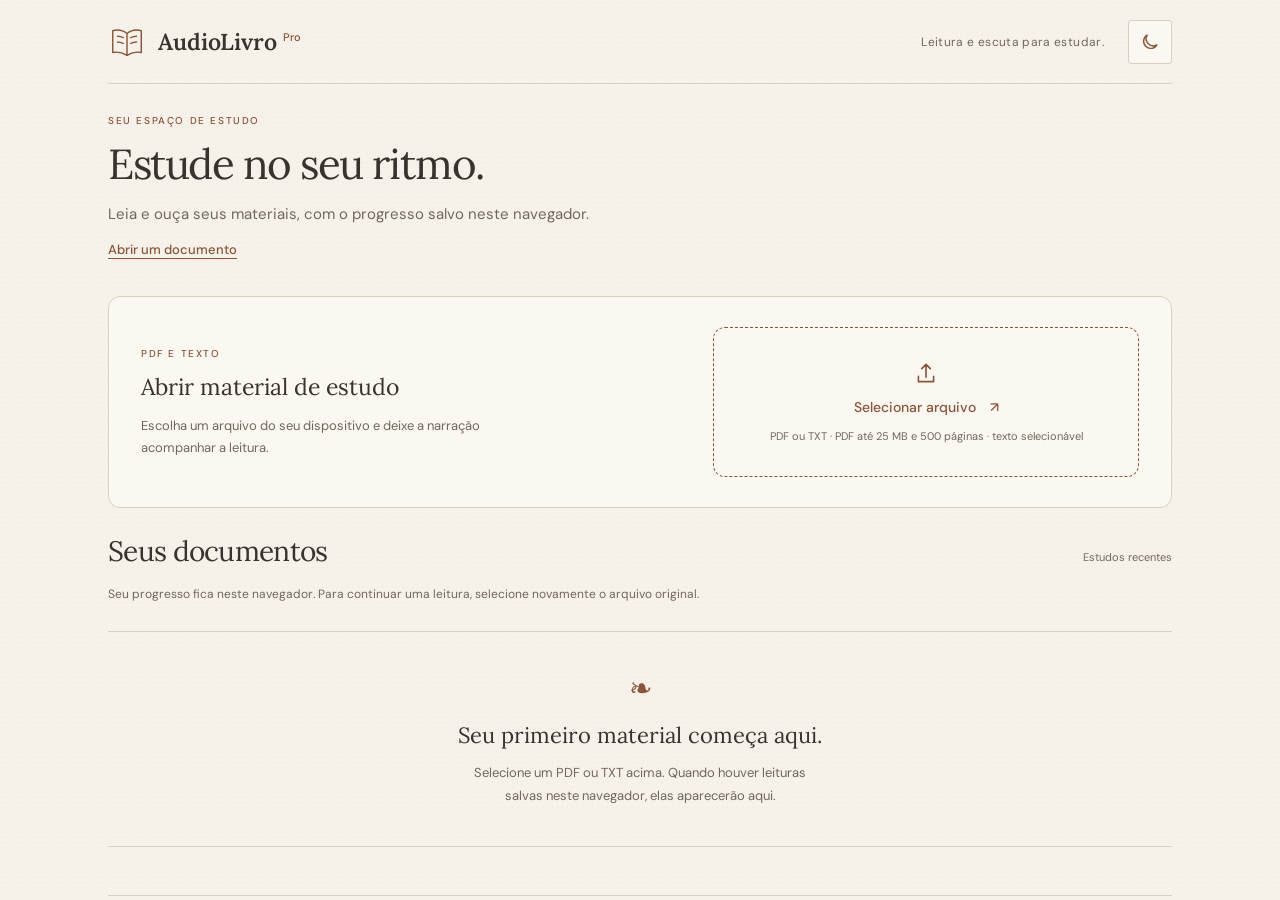
<file: index.html>
<!DOCTYPE html>
<html lang="pt-BR">

<head>
    <meta charset="UTF-8">
    <meta name="viewport" content="width=device-width, initial-scale=1.0">
    <meta name="theme-color" content="#0c0c0f">
    <title>AudioLivro Pro</title>
    <link rel="preconnect" href="https://fonts.googleapis.com">
    <link rel="preconnect" href="https://fonts.gstatic.com" crossorigin>
    <link
        href="https://fonts.googleapis.com/css2?family=Lora:ital,wght@0,400;0,600;1,400&family=DM+Sans:wght@300;400;500&display=swap"
        rel="stylesheet">
    <link rel="stylesheet" href="style.css">
</head>

<body>


    <div id="loading-overlay" class="loading-overlay" hidden role="status" aria-live="polite" aria-busy="true" tabindex="-1" aria-labelledby="loading-title" aria-describedby="loading-message">
        <div class="loading-card">
            <div class="loading-spinner" aria-hidden="true"></div>
            <h2 id="loading-title">Preparando seu audiolivro</h2>
            <p id="loading-message">Estamos processando seu arquivo. Isso pode levar alguns instantes.</p>
            <div class="loading-progress" id="loading-progress" aria-hidden="true"><span></span></div>
            <div id="loading-percent" class="loading-percent">0%</div>
            <small>Não feche esta página.</small>
            <button type="button" id="cancel-import">Cancelar importação</button>
        </div>
    </div>

    <main id="screen-import" class="screen" aria-labelledby="library-title">
        <div class="import-wrap">
            <header class="library-header">
                <a class="library-brand" href="./index.html" aria-label="AudioLivro Pro — início">
                    <svg viewBox="0 0 40 40" fill="none" aria-hidden="true"><path d="M20 11C15 7 9 7 5 8v23c5-1 10 0 15 3 5-3 10-4 15-3V8c-4-1-10-1-15 3Zm0 0v23M10 14c2 0 4 .5 6 1.5M10 20c2 0 4 .5 6 1.5M24 15.5c2-1 4-1.5 6-1.5M24 21.5c2-1 4-1.5 6-1.5" stroke="currentColor" stroke-width="1.5" stroke-linecap="round" stroke-linejoin="round"/></svg>
                    <span>AudioLivro <small>Pro</small></span>
                </a>
                <span class="library-header-note">Leitura e escuta para estudar.</span>
                <button id="theme-toggle" class="theme-toggle" type="button" onclick="toggleTheme()" aria-label="Ativar modo escuro" title="Ativar modo escuro"></button>
            </header>

            <section class="library-intro">
                <p class="eyebrow">Seu espaço de estudo</p>
                <h1 id="library-title">Estude no seu ritmo.</h1>
                <p class="library-description">Leia e ouça seus materiais, com o progresso salvo neste navegador.</p>
                <a class="import-shortcut" href="#import-title">Abrir um documento</a>
            </section>

            <section class="library-import" aria-labelledby="import-title">
                <div class="import-copy">
                    <p class="eyebrow">PDF e texto</p>
                    <h2 id="import-title" tabindex="-1">Abrir material de estudo</h2>
                    <p>Escolha um arquivo do seu dispositivo e deixe a narração acompanhar a leitura.</p>
                </div>
                <button type="button" id="drop-zone" class="drop-zone" onclick="document.getElementById('file-input').click()" aria-describedby="import-formats">
                    <svg viewBox="0 0 24 24" fill="none" aria-hidden="true"><path d="M12 16V4m-4 4 4-4 4 4M5 15v5h14v-5" stroke="currentColor" stroke-width="1.5" stroke-linecap="round" stroke-linejoin="round"/></svg>
                    <span class="import-action">Selecionar arquivo <span aria-hidden="true">↗</span></span>
                    <span id="import-formats">PDF ou TXT · PDF até 25 MB e 500 páginas · texto selecionável</span>
                </button>
                <input type="file" id="file-input" accept=".pdf,.txt" hidden>
            </section>

            <section id="saved-section" aria-labelledby="recents-title">
                <div class="shelf-heading">
                    <h2 id="recents-title">Seus documentos</h2>
                    <span>Estudos recentes</span>
                </div>
                <p class="shelf-note">Seu progresso fica neste navegador. Para continuar uma leitura, selecione novamente o arquivo original.</p>
                <div id="book-list"></div>
            </section>
            <footer class="library-footer">Seu progresso fica neste navegador. Para continuar, selecione novamente o original.</footer>
        </div>
    </main>

    <main id="screen-reader" class="screen" aria-label="Leitura e narração" hidden>
        <header class="reader-header">
            <div class="reader-header-main">
                <button type="button" class="reader-back-btn" onclick="location.reload()" aria-label="Sair da leitura e voltar à biblioteca"><span aria-hidden="true">←</span> <span class="back-text">Biblioteca</span></button>
                <div class="reader-title-wrap">
                    <h1 id="r-title">—</h1>
                    <div class="reader-meta-badges">
                        <span id="source-page" class="source-page" aria-label="Página de origem"></span>
                        <span id="pos-txt" class="pos-txt" aria-label="Progresso da leitura">0 / 0</span>
                    </div>
                </div>
                <button type="button" id="btn-pocket-mode" class="pocket-mode-btn" onclick="enterPocketMode()" aria-label="Ativar Modo Bolso para ouvir com economia de tela" title="Modo Bolso (OLED)"><svg viewBox="0 0 24 24" fill="none" aria-hidden="true"><path d="M7 3h10a2 2 0 0 1 2 2v14a2 2 0 0 1-2 2H7a2 2 0 0 1-2-2V5a2 2 0 0 1 2-2Z" stroke="currentColor" stroke-width="1.6"/><path d="M5 10c0 3.8 3.2 6.8 7 6.8s7-3 7-6.8" stroke="currentColor" stroke-width="1.6"/></svg><span class="pocket-text">Bolso</span></button>
            </div>

            <div class="reader-header-actions" role="toolbar" aria-label="Ajustes e controles da leitura">
                <select id="chapter-select" aria-label="Ir para capítulo ou seção" onchange="goToChapter(this.value)" disabled title="Ir para seção">
                    <option value="">Detectando seções…</option>
                </select>
                <select id="voice-select" aria-label="Selecionar voz da narração" title="Selecionar voz da narração">
                    <option value="">Voz automática</option>
                </select>
                <select id="btn-spd" aria-label="Velocidade da narração" onchange="setSpeed(this.value)" title="Escolher velocidade da narração">
                    <option value="0.7">0,7×</option>
                    <option value="1" selected>1×</option>
                    <option value="1.25">1,25×</option>
                    <option value="1.5">1,5×</option>
                    <option value="2">2×</option>
                </select>
                <button type="button" id="btn-appearance" aria-label="Aparência da leitura" aria-expanded="false" aria-controls="reading-appearance" title="Ajustar aparência">Aa</button>
            </div>
        </header>

        <section id="reading-appearance" class="reading-appearance" aria-labelledby="appearance-title" hidden>
            <div class="appearance-heading">
                <h2 id="appearance-title">Sua leitura, seu ritmo.</h2>
                <button type="button" id="appearance-close" aria-label="Fechar ajustes de aparência">×</button>
            </div>
            <p class="appearance-description">Ajuste a página para ler com conforto.</p>
            <div class="appearance-font-heading">
                <label for="reading-font-size">Tamanho do texto</label>
                <output id="reading-font-value" for="reading-font-size" aria-live="off">20 px</output>
            </div>
            <input type="range" id="reading-font-size" min="16" max="28" step="1" value="20">
            <fieldset class="appearance-options">
                <legend>Espaçamento entre linhas</legend>
                <div>
                    <label><input type="radio" name="reading-line-spacing" value="compact"><span>Compacto</span></label>
                    <label><input type="radio" name="reading-line-spacing" value="comfortable" checked><span>Confortável</span></label>
                    <label><input type="radio" name="reading-line-spacing" value="wide"><span>Amplo</span></label>
                </div>
            </fieldset>
            <fieldset class="appearance-options">
                <legend>Largura da página</legend>
                <div>
                    <label><input type="radio" name="reading-width" value="narrow"><span>Estreita</span></label>
                    <label><input type="radio" name="reading-width" value="standard" checked><span>Padrão</span></label>
                    <label><input type="radio" name="reading-width" value="wide"><span>Ampla</span></label>
                </div>
            </fieldset>
            <button type="button" id="appearance-reset">Restaurar padrão</button>
            <p id="appearance-storage-status" role="status">As preferências ficam neste navegador.</p>
        </section>

        <div id="reading-area" class="reading-area" tabindex="0" role="region" aria-labelledby="r-title">
            <article id="reading-inner" class="reading-inner" aria-label="Texto do livro"></article>
        </div>

        <footer class="player liquid-glass-player" id="player-card" aria-label="Controles da narração">
            <div class="prog-track" id="prog-track" tabindex="0" onclick="handleProgClick(event)" title="Posição: use as setas, Home ou End" role="slider" aria-label="Posição da leitura" aria-valuemin="0" aria-valuemax="100" aria-valuenow="0" aria-valuetext="Nenhuma frase selecionada">
                <div class="prog-fill" id="prog-fill"></div>
            </div>
            <div class="player-controls" role="group" aria-label="Reprodução e navegação por frases">
                <button type="button" class="cbtn" id="btn-prev" onclick="prev()" aria-label="Frase anterior" title="Frase anterior">
                    <svg viewBox="0 0 24 24" fill="none" aria-hidden="true"><path d="M6 5v14m12-1-9-6 9-6v12Z" stroke="currentColor" stroke-width="1.5" stroke-linejoin="round" stroke-linecap="round"/></svg>
                </button>
                <button type="button" class="pbtn" id="btn-play" onclick="togglePlay()" aria-label="Reproduzir ou pausar a narração" aria-pressed="false" aria-describedby="playback-status" title="Reproduzir ou pausar">
                    <span id="play-icon" aria-hidden="true">▶</span>
                </button>
                <button type="button" class="cbtn" id="btn-next" onclick="next()" aria-label="Próxima frase" title="Próxima frase">
                    <svg viewBox="0 0 24 24" fill="none" aria-hidden="true"><path d="M18 5v14M6 18l9-6-9-6v12Z" stroke="currentColor" stroke-width="1.5" stroke-linejoin="round" stroke-linecap="round"/></svg>
                </button>
            </div>
        </footer>
        <p id="playback-status" class="playback-status sr-only" role="status" aria-live="polite"></p>
    </main>
<div id="pocket-mode-overlay" class="pocket-mode-overlay" hidden aria-hidden="true" role="dialog" aria-modal="true" aria-label="Modo Bolso ativo">
        <div class="pocket-mode-content">
            <div class="pocket-mode-icon" aria-hidden="true">
                <svg viewBox="0 0 24 24" fill="none">
                    <path d="M7 3h10a2 2 0 0 1 2 2v14a2 2 0 0 1-2 2H7a2 2 0 0 1-2-2V5a2 2 0 0 1 2-2Z" stroke="currentColor" stroke-width="1.6"/>
                    <path d="M5 10c0 3.8 3.2 6.8 7 6.8s7-3 7-6.8" stroke="currentColor" stroke-width="1.6"/>
                </svg>
            </div>
            <h2 class="pocket-mode-title">Modo Bolso Ativo</h2>
            <p class="pocket-mode-hint">Tela preta com economia OLED.<br><strong>Toque duas vezes</strong> para sair.</p>
            <button type="button" id="pocket-mode-exit-btn" class="pocket-mode-exit-btn" onclick="exitPocketMode()">Sair do Modo Bolso</button>
        </div>
    </div>

    <script src="config.js"></script>
    <script src="script.js"></script>
    <script src="reading-preferences.js"></script>
    <script src="liquid-glass.js"></script>
</body>
</html>
</file>
<file: style.css>
:root {
    --bg: #0c0c0f;
    --bg-surface: #13131a;
    --text: #d4cabb;
    --text-muted: #8a8580;
    --accent: #c8904a;
    --border: #1e1e26;
    --font-read: 'Lora', Georgia, serif;
    --font-ui: 'DM Sans', sans-serif;
}

/* A paleta editorial fica restrita à biblioteca nesta etapa. */
#screen-import {
    --paper: #f6f2e9;
    --paper-raised: #fbf8f1;
    --ink: #38332d;
    --ink-soft: #71675d;
    --copper: #8b5338;
    --rule: #d9d0c2;
    --cover: #e9dfcf;
    --cover-ink: #4e4639;
    color-scheme: light;
    background: var(--paper);
    background-image: radial-gradient(rgba(107, 83, 52, 0.045) 0.6px, transparent 0.6px);
    background-size: 5px 5px;
    color: var(--ink);
    overflow-y: auto;
    -webkit-overflow-scrolling: touch;
}

body[data-theme="dark"] #screen-import {
        --paper: #24211e;
        --paper-raised: #2d2924;
        --ink: #eee5d6;
        --ink-soft: #b8ac9c;
        --copper: #d2a184;
        --rule: #51473d;
        --cover: #453c31;
        --cover-ink: #eadcc6;
        color-scheme: dark;
}

.import-wrap {
    width: min(100%, 1160px);
    margin: 0 auto;
    padding: 0 48px;
    flex: 0 0 auto;
}

.library-header {
    display: flex;
    align-items: center;
    justify-content: space-between;
    gap: 24px;
    min-height: 84px;
    border-bottom: 1px solid var(--rule);
}

.library-brand {
    display: inline-flex;
    align-items: center;
    gap: 12px;
    min-height: 44px;
    color: var(--ink);
    text-decoration: none;
    font: 600 23px var(--font-read);
}

.library-brand svg { width: 38px; height: 38px; color: var(--copper); }
.library-brand small { font: 500 11px var(--font-ui); color: var(--copper); vertical-align: super; }
.library-header-note { margin-left: auto; color: var(--ink-soft); font-size: 12px; letter-spacing: 0.03em; }
.library-intro { padding: 28px 0 24px; }
.eyebrow { color: var(--copper); font-size: 10px; font-weight: 500; letter-spacing: 0.16em; text-transform: uppercase; line-height: 1.7; }
.library-intro h1 { margin: 10px 0 12px; font: 400 clamp(30px, 3.8vw, 42px)/1.2 var(--font-read); letter-spacing: -0.035em; }
.import-shortcut { display: inline-block; min-height: 44px; padding-block: 12px; color: var(--copper); font: 500 13px/20px var(--font-ui); text-underline-offset: 4px; }
.library-description { color: var(--ink-soft); font-size: 15px; line-height: 1.8; }

.library-import {
    display: grid;
    grid-template-columns: minmax(0, 1fr) minmax(260px, 0.8fr);
    gap: 40px;
    align-items: center;
    padding: 30px 32px;
    background: var(--paper-raised);
    border: 1px solid var(--rule);
    border-radius: 12px;
}

.import-copy h2 { margin: 9px 0 12px; font: 400 23px/1.4 var(--font-read); }
.import-copy > p:last-child { max-width: 390px; color: var(--ink-soft); font-size: 13px; line-height: 1.75; }
.drop-zone {
    display: flex;
    flex-direction: column;
    align-items: center;
    justify-content: center;
    gap: 12px;
    min-height: 150px;
    padding: 20px 16px;
    border: 1px dashed var(--copper);
    border-radius: 12px;
    background: transparent;
    color: var(--copper);
    font-family: var(--font-ui);
    cursor: pointer;
}
.drop-zone svg { width: 26px; height: 26px; }
.import-action { font-size: 14px; font-weight: 500; }
.import-action > span { margin-left: 10px; }
#import-formats { color: var(--ink-soft); font-size: 11px; line-height: 1.6; }
.drop-zone:hover, .drop-zone.is-dragover { background: var(--paper); border-style: solid; }
#screen-import :focus-visible { outline: 2px solid var(--copper); outline-offset: 5px; }

#saved-section { margin: 24px 0 32px; }
.shelf-heading { display: flex; align-items: baseline; justify-content: space-between; gap: 16px; }
.shelf-heading h2 { font: 400 28px/1.4 var(--font-read); letter-spacing: -0.025em; }
.shelf-heading > span { color: var(--ink-soft); font-size: 11px; }
.shelf-note { margin: 12px 0 26px; max-width: 650px; color: var(--ink-soft); font-size: 12px; line-height: 1.8; }
#book-list { display: grid; grid-template-columns: repeat(auto-fit, minmax(150px, 1fr)); gap: 28px; }
.recent-item {
    display: flex;
    flex-direction: column;
    min-width: 0;
    max-width: 240px;
    padding: 0;
    border: 0;
    border-radius: 3px;
    background: transparent;
    color: var(--ink);
    font: inherit;
    text-align: left;
    cursor: pointer;
}
.book-cover {
    position: relative;
    display: flex;
    flex-direction: column;
    justify-content: space-between;
    width: 100%;
    aspect-ratio: 3 / 4;
    padding: 24px 18px 20px 23px;
    border: 1px solid var(--rule);
    border-left: 5px solid var(--copper);
    border-radius: 2px 4px 4px 2px;
    background: var(--cover);
    color: var(--cover-ink);
    box-shadow: 3px 3px 0 var(--paper-raised), 4px 4px 0 var(--rule);
}
.recent-item:nth-child(3n + 2) .book-cover { background: var(--paper-raised); }
.recent-item:nth-child(3n) .book-cover { background: var(--ink); color: var(--paper); }
.book-cover::after { content: ''; position: absolute; inset: 9px; border: 1px solid currentColor; opacity: 0.13; pointer-events: none; }
.book-format { font-size: 9px; letter-spacing: 0.16em; }
.book-cover-title { font: 400 clamp(17px, 2vw, 23px)/1.45 var(--font-read); overflow-wrap: anywhere; display: -webkit-box; -webkit-box-orient: vertical; -webkit-line-clamp: 4; overflow: hidden; }
.book-cover-mark { font: italic 12px var(--font-read); }
.book-title { margin-top: 17px; font-size: 13px; line-height: 1.5; overflow-wrap: anywhere; display: -webkit-box; -webkit-box-orient: vertical; -webkit-line-clamp: 2; overflow: hidden; }
.book-progress { display: block; width: 100%; height: 2px; margin-top: 12px; border: 0; border-radius: 0; background: var(--rule); color: var(--copper); appearance: none; }
.book-progress::-webkit-progress-bar { background: var(--rule); }
.book-progress::-webkit-progress-value { background: var(--copper); }
.book-progress::-moz-progress-bar { background: var(--copper); }
.book-status { margin-top: 8px; color: var(--ink-soft); font-size: 11px; line-height: 1.5; }
.book-reopen { margin-top: 8px; color: var(--copper); font-size: 11px; line-height: 1.5; text-decoration: underline; text-underline-offset: 3px; }
.recent-item:hover .book-reopen { text-decoration-thickness: 2px; }
.no-recents { grid-column: 1 / -1; padding: 38px 24px; border-block: 1px solid var(--rule); text-align: center; }
.empty-ornament { display: block; margin-bottom: 14px; color: var(--copper); font: 28px var(--font-read); }
.no-recents h3 { margin-bottom: 10px; font: 400 22px/1.4 var(--font-read); }
.no-recents p { max-width: 360px; margin: auto; color: var(--ink-soft); font-size: 13px; line-height: 1.8; }
.library-footer { margin-top: 48px; padding: 25px 0 max(30px, env(safe-area-inset-bottom)); border-top: 1px solid var(--rule); color: var(--ink-soft); font: italic 12px/1.6 var(--font-read); text-align: center; }

@media (max-width: 700px) {
    .import-wrap { padding: 0 22px; }
    .library-header { min-height: 84px; }
    .library-header-note { display: none; }
    .library-intro { padding: 24px 0 16px; }
    .library-intro h1 { font-size: 30px; }
    .library-description { font-size: 14px; }
    .library-import { grid-template-columns: minmax(0, 1fr); gap: 24px; padding: 24px; }
    .import-copy h2 { font-size: 22px; }
    .drop-zone { min-height: 138px; }
    #saved-section { margin-top: 36px; }
    .shelf-heading h2 { font-size: 25px; }
    #book-list { grid-template-columns: repeat(2, minmax(0, 1fr)); gap: 26px 20px; }
    .book-cover { padding: 22px 14px 18px 19px; }
    .library-footer { margin-top: 36px; }
}

@media (max-width: 360px) {
    .import-wrap { padding-inline: 16px; }
    .library-import { padding: 20px 16px; }
    #book-list { gap: 24px 16px; }
    .book-cover { padding: 18px 12px 16px 16px; }
}

/* Superfície editorial: tokens próprios preservam a biblioteca e o player. */
#screen-reader {
    position: relative;
    display: flex;
    flex-direction: column;
    height: 100vh;
    overflow: hidden;
    padding-bottom: 0;
    --reader-desk: #ece6da;
    --reader-paper: #faf6ed;
    --reader-ink: #3b342e;
    --reader-read: #786b5e;
    --reader-muted: #716557;
    --reader-copper: #8b5338;
    --reader-copper-bright: #c77747;
    --reader-copper-deep: #6f3e26;
    --reader-rule: #dcd2c2;
    --reader-highlight: #eadcc2;
    --reader-hover: #f0e8d8;
    background: var(--reader-desk);
}

body[data-theme="dark"] #screen-reader {
    --reader-desk: #24211e;
    --reader-paper: #302a24;
    --reader-ink: #eee3d1;
    --reader-read: #b0a08d;
    --reader-muted: #b9aa96;
    --reader-copper: #d2a184;
    --reader-copper-bright: #d99166;
    --reader-copper-deep: #543725;
    --reader-rule: #50463a;
    --reader-highlight: #52422f;
    --reader-hover: #3b332a;
}

#screen-reader .reader-header {
    flex-shrink: 0;
    min-height: 64px;
    padding: max(10px, env(safe-area-inset-top)) max(20px, env(safe-area-inset-right)) 10px max(20px, env(safe-area-inset-left));
    display: flex;
    align-items: center;
    justify-content: space-between;
    gap: 16px;
    background: var(--reader-paper);
    border-bottom: 1px solid var(--reader-rule);
    z-index: 50;
}

.reader-header-main {
    display: flex;
    align-items: center;
    gap: 14px;
    min-width: 0;
    flex: 1 1 auto;
}

.reader-back-btn {
    background: none;
    border: none;
    min-height: 44px;
    min-width: 44px;
    flex-shrink: 0;
    padding: 8px 6px;
    color: var(--reader-copper);
    font: 500 13px var(--font-ui);
    cursor: pointer;
    display: inline-flex;
    align-items: center;
    gap: 6px;
    border-radius: 4px;
}
.reader-back-btn:hover {
    text-decoration: underline;
    text-underline-offset: 4px;
}
.reader-back-btn:focus-visible,
#screen-reader .reading-area:focus-visible {
    outline: 2px solid var(--reader-copper);
    outline-offset: 2px;
}

.reader-title-wrap {
    display: flex;
    align-items: baseline;
    gap: 10px;
    min-width: 0;
    overflow: hidden;
}

#r-title {
    margin: 0;
    font: 600 15px/1.3 var(--font-read);
    color: var(--reader-ink);
    white-space: nowrap;
    overflow: hidden;
    text-overflow: ellipsis;
}

.reader-meta-badges {
    display: flex;
    align-items: center;
    gap: 6px;
    flex-shrink: 0;
}

.source-page,
.pos-txt {
    font: 400 11px/1.4 var(--font-ui);
    color: var(--reader-muted);
    font-variant-numeric: tabular-nums;
    white-space: nowrap;
}

.source-page {
    padding: 2px 7px;
    border-radius: 9999px;
    background: var(--reader-hover);
    border: 1px solid var(--reader-rule);
}

.reader-header-actions {
    display: flex;
    align-items: center;
    gap: 8px;
    flex-shrink: 0;
}

#screen-reader #chapter-select,
#screen-reader #voice-select,
#screen-reader #btn-spd {
    min-height: 44px;
    min-width: 44px;
    padding: 0 10px;
    border: 1px solid var(--reader-rule);
    border-radius: 9999px;
    background: var(--reader-paper);
    color: var(--reader-ink);
    font: 400 12px var(--font-ui);
    cursor: pointer;
    transition: border-color 140ms ease, background-color 140ms ease;
}

#screen-reader #chapter-select {
    max-width: 220px;
}

#screen-reader #voice-select {
    max-width: 140px;
}

#screen-reader #btn-spd {
    min-width: 56px;
    text-align: center;
    font-variant-numeric: tabular-nums;
    font-weight: 500;
}

#screen-reader #chapter-select:hover:not(:disabled),
#screen-reader #voice-select:hover:not(:disabled),
#screen-reader #btn-spd:hover:not(:disabled) {
    background: var(--reader-hover);
    border-color: var(--reader-copper);
}

#screen-reader #chapter-select:focus-visible,
#screen-reader #voice-select:focus-visible,
#screen-reader #btn-spd:focus-visible {
    outline: 2px solid var(--reader-copper);
    outline-offset: 2px;
}

#screen-reader #chapter-select:disabled {
    opacity: 0.5;
    cursor: default;
}

#screen-reader #btn-appearance {
    min-width: 44px;
    min-height: 44px;
    border: 1px solid var(--reader-rule);
    border-radius: 9999px;
    background: var(--reader-paper);
    color: var(--reader-copper);
    font: 400 18px var(--font-read);
    display: grid;
    place-items: center;
    cursor: pointer;
    transition: background-color 140ms ease, border-color 140ms ease;
}

#screen-reader #btn-appearance:hover {
    background: var(--reader-hover);
    border-color: var(--reader-copper);
}

#screen-reader #btn-appearance[aria-expanded="true"] {
    background: var(--reader-highlight);
    border-color: var(--reader-copper);
}

#screen-reader #btn-appearance:focus-visible {
    outline: 2px solid var(--reader-copper);
    outline-offset: 2px;
}

/* Main's theme, chapter and voice controls use the editorial palette. */
body[data-theme="light"] { --bg: #f6f2e9; --bg-surface: #fbf8f1; --text: #38332d; --text-muted: #71675d; --accent: #8b5338; --border: #d9d0c2; color-scheme: light; }
body[data-theme="dark"] { --bg: #24211e; --bg-surface: #2d2924; --text: #eee5d6; --text-muted: #b8ac9c; --accent: #d2a184; --border: #51473d; color-scheme: dark; }
body[data-theme="light"] .sent.reading { color: var(--reader-ink); background: var(--reader-highlight); }
.theme-toggle { position: fixed; z-index: 210; top: 18px; right: 24px; display: grid; place-items: center; width: 44px; height: 44px; border: 1px solid var(--border); border-radius: 3px; background: var(--bg-surface); color: var(--accent); cursor: pointer; }
.theme-toggle svg { width: 20px; height: 20px; }
.theme-toggle span { display: none; }
.theme-toggle:focus-visible { outline: 2px solid var(--accent); outline-offset: 3px; }
.library-header { padding-right: 0; }
.library-header .theme-toggle { position: static; flex-shrink: 0; }

/* Theme toggle inside reader header */
#screen-reader .reader-header #theme-toggle {
    position: static;
    min-width: 44px;
    min-height: 44px;
    width: 44px;
    height: 44px;
    border: 1px solid var(--reader-rule);
    border-radius: 9999px;
    background: var(--reader-paper);
    padding: 8px;
    color: var(--reader-copper);
    cursor: pointer;
    display: grid;
    place-items: center;
    flex-shrink: 0;
}

#screen-reader .reader-header #theme-toggle:hover {
    background: var(--reader-hover);
    border-color: var(--reader-copper);
}

#screen-reader .reader-header #theme-toggle:focus-visible {
    outline: 2px solid var(--reader-copper);
    outline-offset: 2px;
}

@media (max-width: 680px) {
    #screen-reader .reader-header {
        flex-direction: column;
        align-items: stretch;
        gap: 8px;
        min-height: auto;
        padding: max(8px, env(safe-area-inset-top)) 12px 8px;
    }

    .reader-header-main {
        justify-content: space-between;
    }

    .reader-header-actions {
        display: flex;
        align-items: center;
        justify-content: space-between;
        gap: 4px;
        width: 100%;
    }

    #screen-reader #chapter-select {
        flex: 1 1 auto;
        min-width: 68px;
        max-width: none;
        padding: 0 4px;
        font-size: 11px;
    }

    #screen-reader #voice-select {
        flex: 1 1 auto;
        min-width: 68px;
        max-width: none;
        padding: 0 4px;
        font-size: 11px;
    }

    #screen-reader #btn-spd {
        min-width: 44px;
        padding: 0 2px;
        font-size: 11px;
    }

    #screen-reader #btn-appearance,
    #screen-reader .reader-header #theme-toggle {
        min-width: 44px;
        width: 44px;
        height: 44px;
        flex-shrink: 0;
    }
}

.reading-appearance {
    position: absolute;
    z-index: 200;
    top: calc(88px + env(safe-area-inset-top));
    right: max(24px, env(safe-area-inset-right));
    width: min(340px, calc(100% - 32px));
    top: calc(72px + env(safe-area-inset-top));
    max-height: calc(100vh - 80px - env(safe-area-inset-top) - 110px - env(safe-area-inset-bottom));
    overflow-y: auto;
    padding: 20px;
    border: 1px solid var(--reader-rule);
    border-radius: 4px;
    background: var(--reader-paper);
    color: var(--reader-ink);
    box-shadow: 0 4px 16px rgb(40 30 20 / 0.08);
    font: 400 12px/1.6 var(--font-ui);
    overscroll-behavior: contain;
    color-scheme: light;
}
.reading-appearance[hidden] { display: none; }
.appearance-heading { display: flex; align-items: center; justify-content: space-between; gap: 8px; }
.appearance-heading h2 { font: 400 20px/1.4 var(--font-read); }
.reading-appearance button { min-height: 44px; border: 1px solid var(--reader-rule); border-radius: 3px; background: transparent; color: var(--reader-copper); font: inherit; cursor: pointer; }
.reading-appearance button:hover { background: var(--reader-hover); }
#appearance-close { flex-shrink: 0; width: 44px; font-size: 24px; border-color: transparent; }
.appearance-description { margin: 4px 0 24px; color: var(--reader-muted); }
.appearance-font-heading { display: flex; justify-content: space-between; gap: 12px; }
#reading-font-value { color: var(--reader-muted); font-variant-numeric: tabular-nums; }
#reading-font-size { display: block; width: 100%; min-height: 44px; accent-color: var(--reader-copper); cursor: pointer; }
.appearance-options { min-width: 0; margin-top: 18px; border: 0; }
.appearance-options legend { margin-bottom: 8px; }
.appearance-options > div { display: grid; grid-template-columns: repeat(3, minmax(0, 1fr)); gap: 4px; }
.appearance-options label { position: relative; display: flex; align-items: center; justify-content: center; min-height: 44px; border: 1px solid var(--reader-rule); border-radius: 3px; font-size: 11px; cursor: pointer; }
.appearance-options input { position: absolute; opacity: 0; width: 100%; height: 100%; cursor: pointer; }
.appearance-options label:has(:checked) { border-color: var(--reader-copper); background: var(--reader-highlight); }
.reading-appearance :focus-visible,
.appearance-options label:has(:focus-visible) { outline: 2px solid var(--reader-copper); outline-offset: 2px; }
#appearance-reset { width: 100%; margin-top: 24px; }
#appearance-storage-status { margin-top: 12px; color: var(--reader-muted); font-size: 11px; }
body[data-theme="dark"] .reading-appearance { color-scheme: dark; }

#r-title {
    flex: 1;
    min-width: 0;
    text-align: center;
    font: 400 15px/1.5 var(--font-read);
    white-space: nowrap;
    overflow: hidden;
    text-overflow: ellipsis;
    color: var(--reader-muted);
}

*,
*::before,
*::after {
    box-sizing: border-box;
    margin: 0;
    padding: 0;
}

html,
body {
    height: 100%;
    overflow: hidden;
    background: var(--bg);
    color:var(--text); font-family:var(--font-ui); -webkit-font-smoothing:antialiased;
}
button, input { font:inherit; }
button { -webkit-tap-highlight-color:transparent; }
button:focus-visible, [role="button"]:focus-visible, .prog-track:focus-visible {
    outline:2px solid var(--accent); outline-offset:4px;
}

.screen { height: 100%; min-height: 0; display: flex; flex-direction: column; }

.screen[hidden] {
    display: none !important;
}

.reading-area {
    flex: 1 1 auto;
    min-height: 0;
    width: 100%;
    overflow-y: auto;
    overscroll-behavior-y: contain;
    padding: 0;
    scroll-behavior: smooth;
    scroll-padding-top: 24px;
    scroll-padding-bottom: 120px;
    -webkit-overflow-scrolling: touch;
}

.reading-inner {
    max-width: var(--reading-page-width, 780px);
    min-height: 100%;
    margin: 0 auto;
    padding: 48px max(36px, env(safe-area-inset-right)) calc(160px + env(safe-area-inset-bottom)) max(36px, env(safe-area-inset-left));
    border-left: 1px solid var(--reader-rule);
    border-right: 1px solid var(--reader-rule);
    background: var(--reader-paper);
    color: var(--reader-ink);
    font: 400 var(--reading-font-size, 20px)/var(--reading-line-height, 1.95) var(--font-read);
    overflow-wrap: anywhere;
    box-shadow: 0 0 40px rgba(0, 0, 0, 0.03);
}

@media (max-width: 600px) {
    .reading-inner {
        border-inline: 0;
        padding: 28px max(20px, env(safe-area-inset-right)) calc(150px + env(safe-area-inset-bottom)) max(20px, env(safe-area-inset-left));
    }
}

.reading-inner::before {
    content: '';
    display: block;
    width: 36px;
    margin: 0 auto 36px;
    border-top: 1px solid var(--reader-copper);
}

.reader-block { margin: 0 0 1.1em; scroll-margin-block: 24px; }
.reader-block:last-child { margin-bottom: 0; }
.reading-inner h2, .reading-inner h3, .reading-inner h4 {
    font-family: var(--font-read); font-weight: 600; line-height: 1.4;
    color: var(--reader-ink); margin-top: 1.8em; margin-bottom: 0.8em;
}
.reading-inner h2 { font-size: 1.4em; }
.reading-inner h3 { font-size: 1.2em; }
.reading-inner h4 { font-size: 1.08em; }
.reading-inner > .reader-block:first-child { margin-top: 0; }
.reader-image {
    margin: 2em auto;
    text-align: center;
    max-width: 100%;
}
.reader-image img {
    max-width: 100%;
    height: auto;
    display: inline-block;
    border-radius: 8px;
    box-shadow: 0 4px 20px rgba(0, 0, 0, 0.08);
    background: var(--reader-paper, #fcfbf9);
}
[data-theme="dark"] .reader-image img {
    box-shadow: 0 4px 20px rgba(0, 0, 0, 0.4);
    filter: brightness(0.92);
}
.reader-image figcaption {
    font-family: var(--font-ui, sans-serif);
    font-size: 0.85em;
    color: var(--reader-muted, #7c7267);
    margin-top: 0.6em;
    line-height: 1.4;
}
.reference-text { font-size: 0.9em; overflow-wrap: anywhere; }
.source-page { flex-shrink: 0; font: 400 11px var(--font-ui); color: var(--reader-muted); margin-left: auto; }
.playback-status { flex-shrink: 0; margin: 0; padding: 6px 16px; background: var(--reader-paper); color: var(--reader-muted); font: 400 11px/1.4 var(--font-ui); }
#cancel-import { min-height: 44px; margin-top: 16px; padding: 8px 16px; border: 1px solid var(--border); border-radius: 3px; background: var(--bg-surface); color: var(--text); font: inherit; cursor: pointer; }

.sent {
    font: inherit;
    color: var(--reader-ink);
    display: inline;
    cursor: pointer;
    padding: 2px 0;
    border-radius: 2px;
    -webkit-box-decoration-break: clone;
    box-decoration-break: clone;
}

.sent.already-read { color: var(--reader-read); }

.sent:hover {
    background: var(--reader-hover);
    text-decoration: underline;
    text-decoration-color: var(--reader-copper);
    text-underline-offset: 4px;
}

.sent.reading {
    color: var(--reader-ink);
    background: var(--reader-highlight);
    border-radius: 4px;
    box-shadow: 0 0 0 1px var(--reader-copper);
}

.player.liquid-glass-player,
.player {
    position: fixed;
    bottom: max(24px, calc(16px + env(safe-area-inset-bottom)));
    left: 50%;
    transform: translateX(-50%);
    width: min(380px, calc(100% - 32px));
    height: 72px;
    padding: 8px 18px 10px;
    border-radius: 9999px;
    z-index: 100;
    
    /* Fallback para navegadores sem filtro SVG */
    background: rgba(46, 34, 26, 0.78);
    backdrop-filter: blur(16px) saturate(130%);
    -webkit-backdrop-filter: blur(16px) saturate(130%);

    /* Refração de vidro óptico real com SVG displacement map */
    backdrop-filter: url(#liquid-glass-refraction) blur(6px) saturate(130%);
    -webkit-backdrop-filter: url(#liquid-glass-refraction) blur(6px) saturate(130%);
    
    /* Bordas de lente física e reflexos de borda */
    border: 1px solid rgba(220, 190, 160, 0.32);
    box-shadow:
        0 16px 36px -6px rgba(18, 12, 8, 0.45),
        0 6px 16px -2px rgba(18, 12, 8, 0.28),
        inset 0 1.5px 1.5px rgba(255, 245, 235, 0.5),
        inset 0 -1.5px 2px rgba(0, 0, 0, 0.4);
    
    display: flex;
    flex-direction: column;
    justify-content: center;
    gap: 6px;
    isolation: isolate;
    overflow: hidden;
    color: #f7f1e7;
    box-sizing: border-box;
}

body[data-theme="dark"] .player.liquid-glass-player,
body[data-theme="dark"] .player {
    background: rgba(26, 20, 16, 0.84);
    border: 1px solid rgba(230, 180, 140, 0.26);
    box-shadow:
        0 18px 40px -6px rgba(0, 0, 0, 0.65),
        0 6px 16px -2px rgba(0, 0, 0, 0.4),
        inset 0 1.5px 1.5px rgba(255, 220, 190, 0.35),
        inset 0 -1.5px 2px rgba(0, 0, 0, 0.6);
}

/* Reflexo especular dinâmico responsivo ao cursor */
.player.liquid-glass-player::after,
.player::after {
    content: '';
    position: absolute;
    inset: 0;
    border-radius: inherit;
    pointer-events: none;
    background: radial-gradient(
        circle 190px at var(--glass-x, 50%) var(--glass-y, 35%),
        rgba(255, 250, 240, 0.22) 0%,
        rgba(255, 245, 230, 0.06) 45%,
        transparent 70%
    );
    opacity: 0.9;
    mix-blend-mode: overlay;
    transition: opacity 180ms ease;
}

.prog-track {
    position: relative;
    z-index: 2;
    height: 12px;
    display: flex;
    align-items: center;
    cursor: pointer;
    touch-action: manipulation;
}

.prog-track::before,
#prog-fill {
    height: 3px;
    border-radius: 9999px;
    pointer-events: none;
}

.prog-track::before {
    content: '';
    width: 100%;
    background: rgba(255, 255, 255, 0.22);
}

#prog-fill {
    position: absolute;
    left: 0;
    width: 0%;
    background: linear-gradient(90deg, #d8895b, #c77747);
    box-shadow: 0 0 6px rgba(216, 137, 91, 0.5);
    transition: width 160ms ease;
}

.player-controls {
    position: relative;
    z-index: 2;
    display: flex;
    align-items: center;
    justify-content: center;
    gap: 16px;
}

.player button {
    font-family: var(--font-ui);
    cursor: pointer;
    touch-action: manipulation;
    border-radius: 50%;
    transition: transform 120ms ease, background-color 140ms ease, opacity 140ms ease;
}

.player button:focus-visible {
    outline: 2px solid #e0986e;
    outline-offset: 3px;
}

.player button:disabled {
    opacity: 0.35;
    cursor: default;
}

.cbtn {
    width: 44px;
    height: 44px;
    min-width: 44px;
    min-height: 44px;
    border: none;
    background: rgba(255, 255, 255, 0.06);
    color: #f7f1e7;
    display: grid;
    place-items: center;
    border-radius: 50%;
}

.cbtn svg {
    width: 20px;
    height: 20px;
    pointer-events: none;
}

.cbtn:hover:not(:disabled) {
    background: rgba(255, 255, 255, 0.16);
    transform: scale(1.04);
}

.cbtn:active:not(:disabled) {
    background: rgba(255, 255, 255, 0.22);
    transform: scale(0.96);
}

.pbtn {
    width: 44px;
    height: 44px;
    min-width: 44px;
    min-height: 44px;
    border: none;
    background: linear-gradient(135deg, #c77747, #9e532b);
    color: #fff9f5;
    display: flex;
    align-items: center;
    justify-content: center;
    flex-shrink: 0;
    border-radius: 50%;
    box-shadow: 0 4px 14px -1px rgba(158, 83, 43, 0.45);
}

#play-icon {
    font: 400 18px/1 var(--font-ui);
}

.pbtn:hover:not(:disabled) {
    background: linear-gradient(135deg, #d38454, #aa5b32);
    transform: scale(1.05);
    box-shadow: 0 6px 18px -1px rgba(158, 83, 43, 0.55);
}

.pbtn:active:not(:disabled) {
    transform: scale(0.95);
    opacity: 0.9;
}

body[aria-busy="true"] .player { opacity: 0.5; }

.sr-only {
    position: absolute;
    width: 1px;
    height: 1px;
    padding: 0;
    margin: -1px;
    overflow: hidden;
    clip: rect(0, 0, 0, 0);
    white-space: nowrap;
    border: 0;
}

@media (max-width: 600px) {
    html,
    body {
        width: 100%;
        min-height: 100%;
        overscroll-behavior: none;
    }

    #r-title { font-size: 13px; }
    .reading-appearance {
        top: calc(72px + env(safe-area-inset-top));
        right: max(16px, env(safe-area-inset-right));
        max-height: calc(100vh - 80px - env(safe-area-inset-top) - 110px - env(safe-area-inset-bottom));
    }
}

.loading-overlay {
    position: fixed;
    inset: 0;
    z-index: 1000;
    display: flex;
    align-items: center;
    justify-content: center;
    padding: 1rem;
    background: rgba(12, 12, 15, 0.82);
    backdrop-filter: blur(6px);
    -webkit-backdrop-filter: blur(6px);
}

.loading-overlay[hidden] {
    display: none !important;
}

.loading-card {
    width: min(100%, 360px);
    padding: 1.75rem 1.5rem;
    border: 1px solid var(--border);
    border-radius: 1rem;
    background: var(--bg-surface);
    box-shadow: 0 18px 60px rgba(0, 0, 0, 0.35);
    text-align: center;
}

.loading-spinner {
    width: 46px;
    height: 46px;
    margin: 0 auto 1.25rem;
    border: 4px solid var(--border);
    border-top-color: var(--accent);
    border-radius: 50%;
    animation: audiolivro-spin 0.85s linear infinite;
}

.loading-card h2 {
    margin-bottom: 0.65rem;
    color: var(--text);
    font-family: var(--font-read);
    font-size: 1.2rem;
    line-height: 1.35;
}

.loading-card p {
    color: var(--text-muted);
    font-size: 0.9rem;
    line-height: 1.55;
    overflow-wrap: anywhere;
}

.loading-progress {
    height: 6px;
    margin: 1.25rem 0 0.35rem;
    overflow: hidden;
    border-radius: 99px;
    background: var(--border);
}

.loading-progress span {
    display: block;
    width: 0%;
    height: 100%;
    border-radius: inherit;
    background: var(--accent);
    transition: width 160ms ease;
}

.loading-progress.is-indeterminate span {
    width: 35% !important;
    animation: audiolivro-progress 1.4s ease-in-out infinite;
}

.loading-percent {
    margin-bottom: 0.75rem;
    color: var(--text);
    font-size: 0.85rem;
    font-variant-numeric: tabular-nums;
    font-weight: 600;
}

.loading-percent[hidden] {
    display: none !important;
}

.loading-card small {
    color: var(--text-muted);
    font-size: 0.75rem;
}

@keyframes audiolivro-spin {
    to { transform: rotate(360deg); }
}

@keyframes audiolivro-progress {
    0% { transform: translateX(-110%); }
    100% { transform: translateX(310%); }
}

@media (max-width: 600px) {
    .loading-overlay {
        padding: 1rem;
        padding-top: max(1rem, env(safe-area-inset-top));
        padding-bottom: max(1rem, env(safe-area-inset-bottom));
    }

    .loading-card {
        width: min(100%, 330px);
        padding: 1.5rem 1.15rem;
    }

    .loading-spinner {
        width: 42px;
        height: 42px;
    }

    .loading-card h2 {
        font-size: 1.1rem;
    }

    .loading-card p {
        font-size: 0.85rem;
    }
}

@media (prefers-reduced-motion: reduce) {
    #prog-fill { transition: none; }
    .player.liquid-glass-player,
    .player {
        backdrop-filter: blur(16px) saturate(120%);
        -webkit-backdrop-filter: blur(16px) saturate(120%);
    }
    .player.liquid-glass-player::after,
    .player::after {
        display: none;
    }
    .player button,
    .pbtn,
    .cbtn {
        transition: none;
        transform: none !important;
    }
    .reading-area { scroll-behavior: auto; }
    .loading-spinner,
    .loading-progress span,
    .loading-progress.is-indeterminate span {
        animation: none;
        transition: none;
    }
}

/* Botão e Overlay do Modo Bolso */
#btn-pocket-mode {
    min-width: 44px;
    min-height: 44px;
    height: 44px;
    padding: 0 12px;
    border: 1px solid var(--reader-rule);
    border-radius: 9999px;
    background: var(--reader-paper);
    color: var(--reader-copper);
    display: inline-flex;
    align-items: center;
    gap: 6px;
    font: 500 12px var(--font-ui);
    cursor: pointer;
    flex-shrink: 0;
    transition: background-color 140ms ease, border-color 140ms ease, transform 120ms ease;
}

#btn-pocket-mode svg {
    width: 18px;
    height: 18px;
    flex-shrink: 0;
}

#btn-pocket-mode:hover {
    background: var(--reader-hover);
    border-color: var(--reader-copper);
}

#btn-pocket-mode:focus-visible {
    outline: 2px solid var(--reader-copper);
    outline-offset: 2px;
}

@media (max-width: 680px) {
    #btn-pocket-mode {
        padding: 0;
        width: 44px;
        min-width: 44px;
        justify-content: center;
    }
    #btn-pocket-mode .pocket-text {
        display: none;
    }
}

.pocket-mode-overlay {
    position: fixed;
    inset: 0;
    z-index: 99999;
    background: #000000;
    color: #e6dfd5;
    display: flex;
    flex-direction: column;
    align-items: center;
    justify-content: center;
    text-align: center;
    padding: 24px;
    touch-action: manipulation;
    user-select: none;
    -webkit-user-select: none;
}

.pocket-mode-overlay[hidden] {
    display: none !important;
}

.pocket-mode-content {
    display: flex;
    flex-direction: column;
    align-items: center;
    justify-content: center;
    max-width: 340px;
    gap: 16px;
    transition: opacity 600ms ease;
    opacity: 0.9;
}

.pocket-mode-content.is-dimmed {
    opacity: 0;
    pointer-events: none;
}

.pocket-mode-icon {
    width: 64px;
    height: 64px;
    border-radius: 50%;
    background: rgba(199, 119, 71, 0.12);
    border: 1px solid rgba(199, 119, 71, 0.3);
    color: #c77747;
    display: grid;
    place-items: center;
}

.pocket-mode-icon svg {
    width: 32px;
    height: 32px;
}

.pocket-mode-title {
    font-family: var(--font-read);
    font-size: 22px;
    color: #f7f1e7;
    letter-spacing: -0.01em;
}

.pocket-mode-hint {
    font-family: var(--font-ui);
    font-size: 14px;
    line-height: 1.5;
    color: #9c9184;
}

.pocket-mode-hint strong {
    color: #e0986e;
    font-weight: 500;
}

.pocket-mode-exit-btn {
    margin-top: 12px;
    padding: 12px 28px;
    border-radius: 9999px;
    border: 1px solid rgba(199, 119, 71, 0.4);
    background: rgba(199, 119, 71, 0.16);
    color: #f7f1e7;
    font-family: var(--font-ui);
    font-size: 14px;
    font-weight: 500;
    cursor: pointer;
    touch-action: manipulation;
    transition: background 140ms ease, transform 120ms ease;
}

.pocket-mode-exit-btn:hover {
    background: rgba(199, 119, 71, 0.28);
    transform: scale(1.02);
}

.pocket-mode-exit-btn:active {
    transform: scale(0.98);
}
</file>
